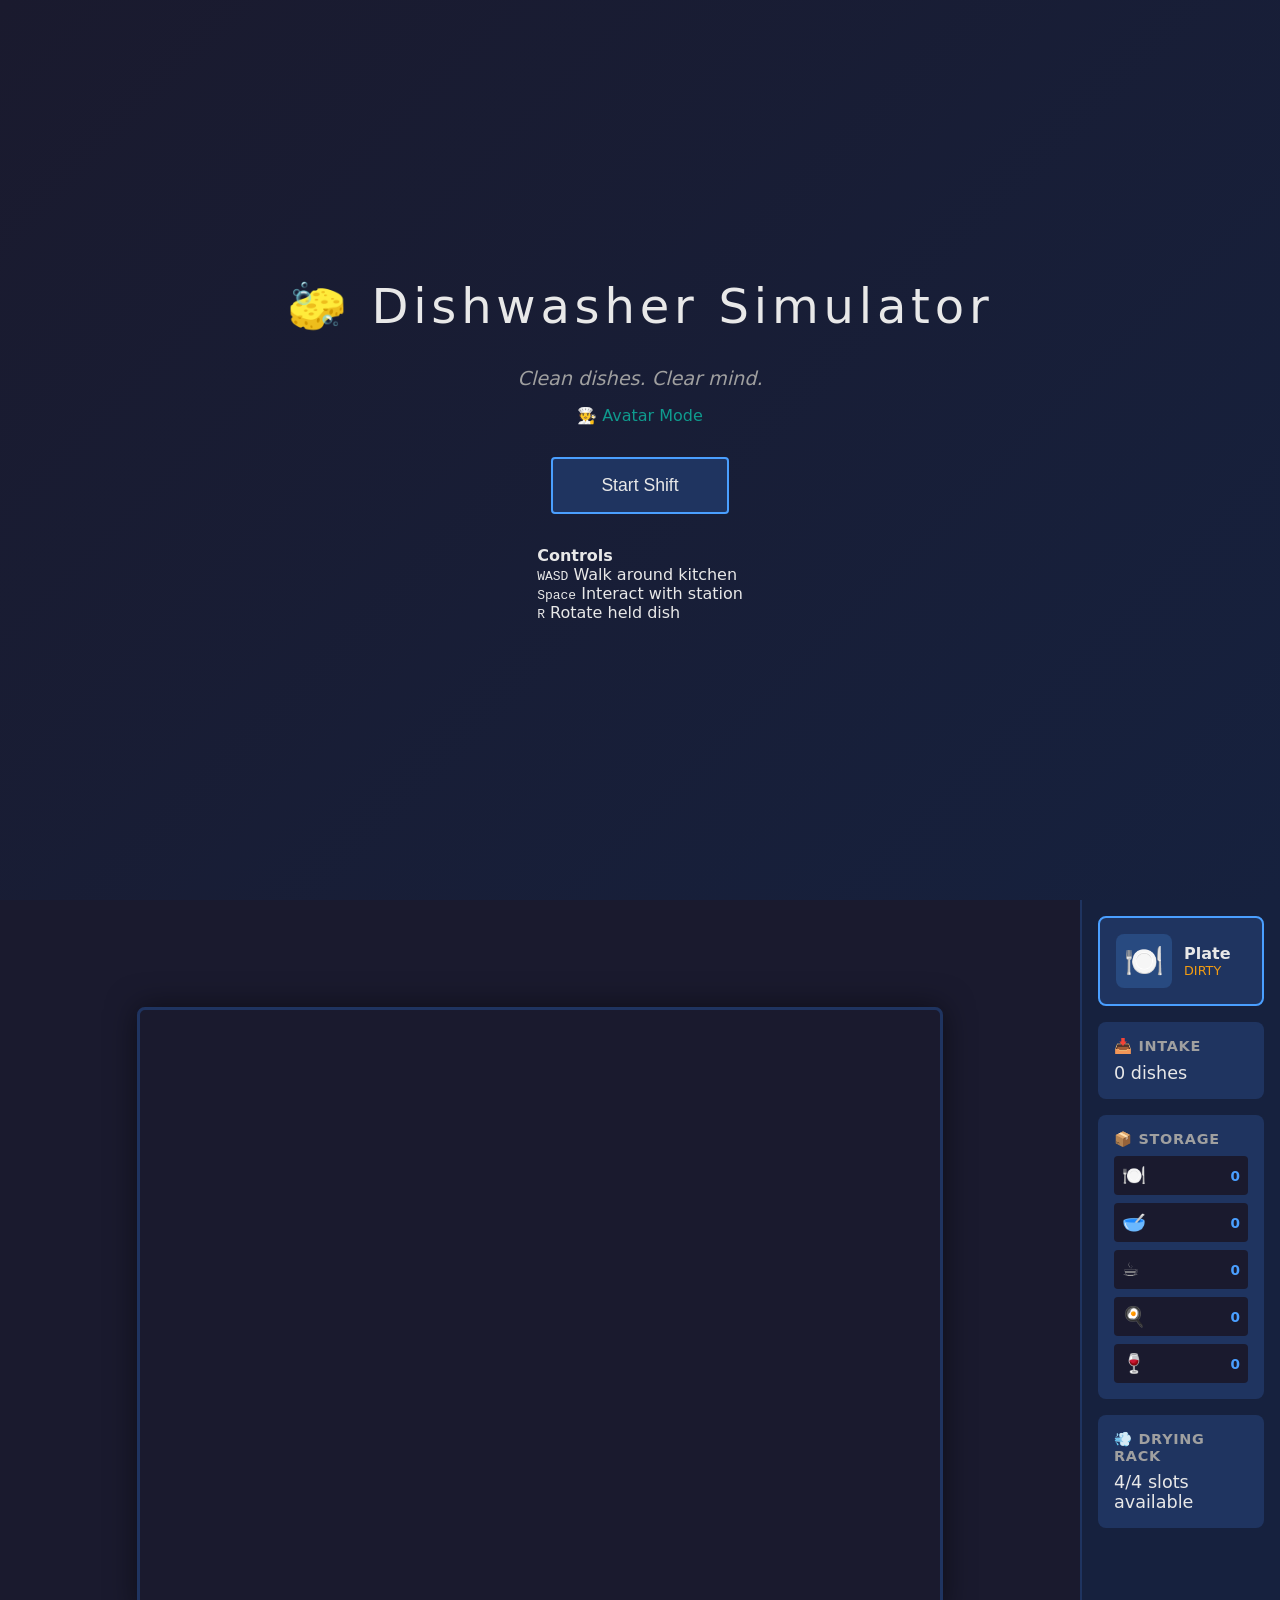
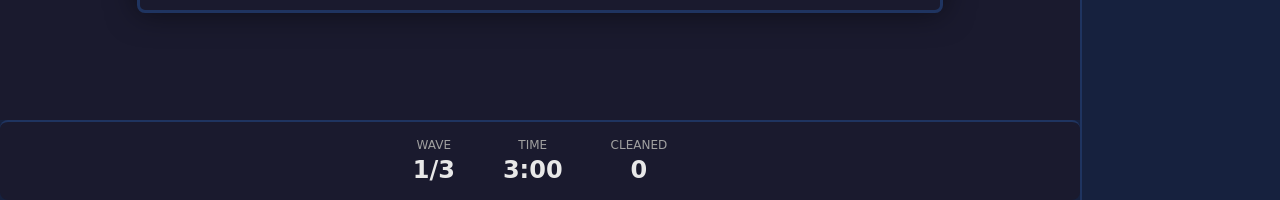
<file: index.html>
<!DOCTYPE html>
<html lang="en">
<head>
    <meta charset="UTF-8">
    <meta name="viewport" content="width=device-width, initial-scale=1.0, maximum-scale=1.0, user-scalable=no, viewport-fit=cover">
    <title>Dishwasher Simulator - Avatar Mode</title>
    <link rel="stylesheet" href="css/style.css">
    <link rel="stylesheet" href="css/avatar.css">
    <link rel="stylesheet" href="css/mobile.css">
</head>
<body>
    <div id="game-container">
        <!-- Title Screen -->
        <div id="title-screen" class="screen active">
            <h1>🧽 Dishwasher Simulator</h1>
            <p class="tagline">Clean dishes. Clear mind.</p>
            <p class="mode-tag">🧑‍🍳 Avatar Mode</p>
            <div class="menu">
                <button id="btn-start">Start Shift</button>
            </div>
            <div class="controls-hint">
                <h4>Controls</h4>
                <div class="hint-row"><kbd>WASD</kbd> Walk around kitchen</div>
                <div class="hint-row"><kbd>Space</kbd> Interact with station</div>
                <div class="hint-row"><kbd>R</kbd> Rotate held dish</div>
            </div>
        </div>

        <!-- Game Screen -->
        <div id="game-screen" class="screen">
            <!-- Kitchen Canvas (main view) -->
            <div id="kitchen-container">
                <canvas id="kitchen-canvas"></canvas>
            </div>

            <!-- Side Panel -->
            <div id="side-panel">
                <!-- Held Item Display -->
                <div id="held-item-display" class="panel-section hidden">
                    <div class="held-icon">🍽️</div>
                    <div class="held-info">
                        <span class="held-name">Plate</span>
                        <span class="held-status dirty">Dirty</span>
                    </div>
                </div>

                <!-- Station Info -->
                <div id="station-info" class="panel-section">
                    <h3>📥 Intake</h3>
                    <p id="intake-count">0 dishes</p>
                </div>

                <!-- Storage Preview -->
                <div id="storage-preview" class="panel-section">
                    <h3>📦 Storage</h3>
                    <div class="storage-shelves">
                        <div class="shelf" data-type="plate">
                            <span class="shelf-icon">🍽️</span>
                            <span class="shelf-count">0</span>
                        </div>
                        <div class="shelf" data-type="bowl">
                            <span class="shelf-icon">🥣</span>
                            <span class="shelf-count">0</span>
                        </div>
                        <div class="shelf" data-type="cup">
                            <span class="shelf-icon">☕</span>
                            <span class="shelf-count">0</span>
                        </div>
                        <div class="shelf" data-type="pan">
                            <span class="shelf-icon">🍳</span>
                            <span class="shelf-count">0</span>
                        </div>
                        <div class="shelf" data-type="glass">
                            <span class="shelf-icon">🍷</span>
                            <span class="shelf-count">0</span>
                        </div>
                    </div>
                </div>

                <!-- Drying Info -->
                <div id="drying-info" class="panel-section">
                    <h3>💨 Drying Rack</h3>
                    <p id="drying-slots">4/4 slots available</p>
                </div>
            </div>

            <!-- HUD -->
            <div id="hud">
                <div class="hud-item">
                    <span class="label">Wave</span>
                    <span id="hud-wave">1/3</span>
                </div>
                <div class="hud-item hud-time">
                    <span class="label">Time</span>
                    <span id="hud-time">3:00</span>
                </div>
                <div class="hud-item">
                    <span class="label">Cleaned</span>
                    <span id="hud-clean">0</span>
                </div>
            </div>

            <!-- Feedback Toast -->
            <div id="feedback-toast" class="feedback-toast hidden"></div>
        </div>

        <!-- Dishwasher Modal -->
        <div id="dishwasher-modal" class="modal hidden">
            <div class="modal-content dishwasher-modal-content">
                <h2>🫧 Dishwasher</h2>
                <p class="modal-subtitle">Pack dishes efficiently! Click to place/pickup.</p>
                
                <div id="modal-dishwasher-grid" class="dishwasher-grid"></div>
                
                <div class="modal-controls">
                    <button id="modal-run-cycle" disabled>Run Cycle</button>
                    <button class="modal-close">Close</button>
                </div>
            </div>
        </div>

        <!-- Results Screen -->
        <div id="results-screen" class="screen">
            <h2 id="results-title">Shift Complete!</h2>
            <div class="results">
                <div class="stat main-stat">
                    <span class="label">Dishes Cleaned</span>
                    <span id="result-cleaned">0</span>
                </div>
                <div class="stat">
                    <span class="label">Efficiency</span>
                    <span id="result-efficiency">0%</span>
                </div>
                <div class="stat rating-stat">
                    <span class="label">Rating</span>
                    <span id="result-rating">⭐⭐⭐</span>
                </div>
            </div>
            <div class="results-buttons">
                <button id="btn-retry">Try Again</button>
                <button id="btn-menu">Main Menu</button>
            </div>
        </div>
    </div>

    <script type="module" src="js/avatar-main.js"></script>
</body>
</html>
</file>
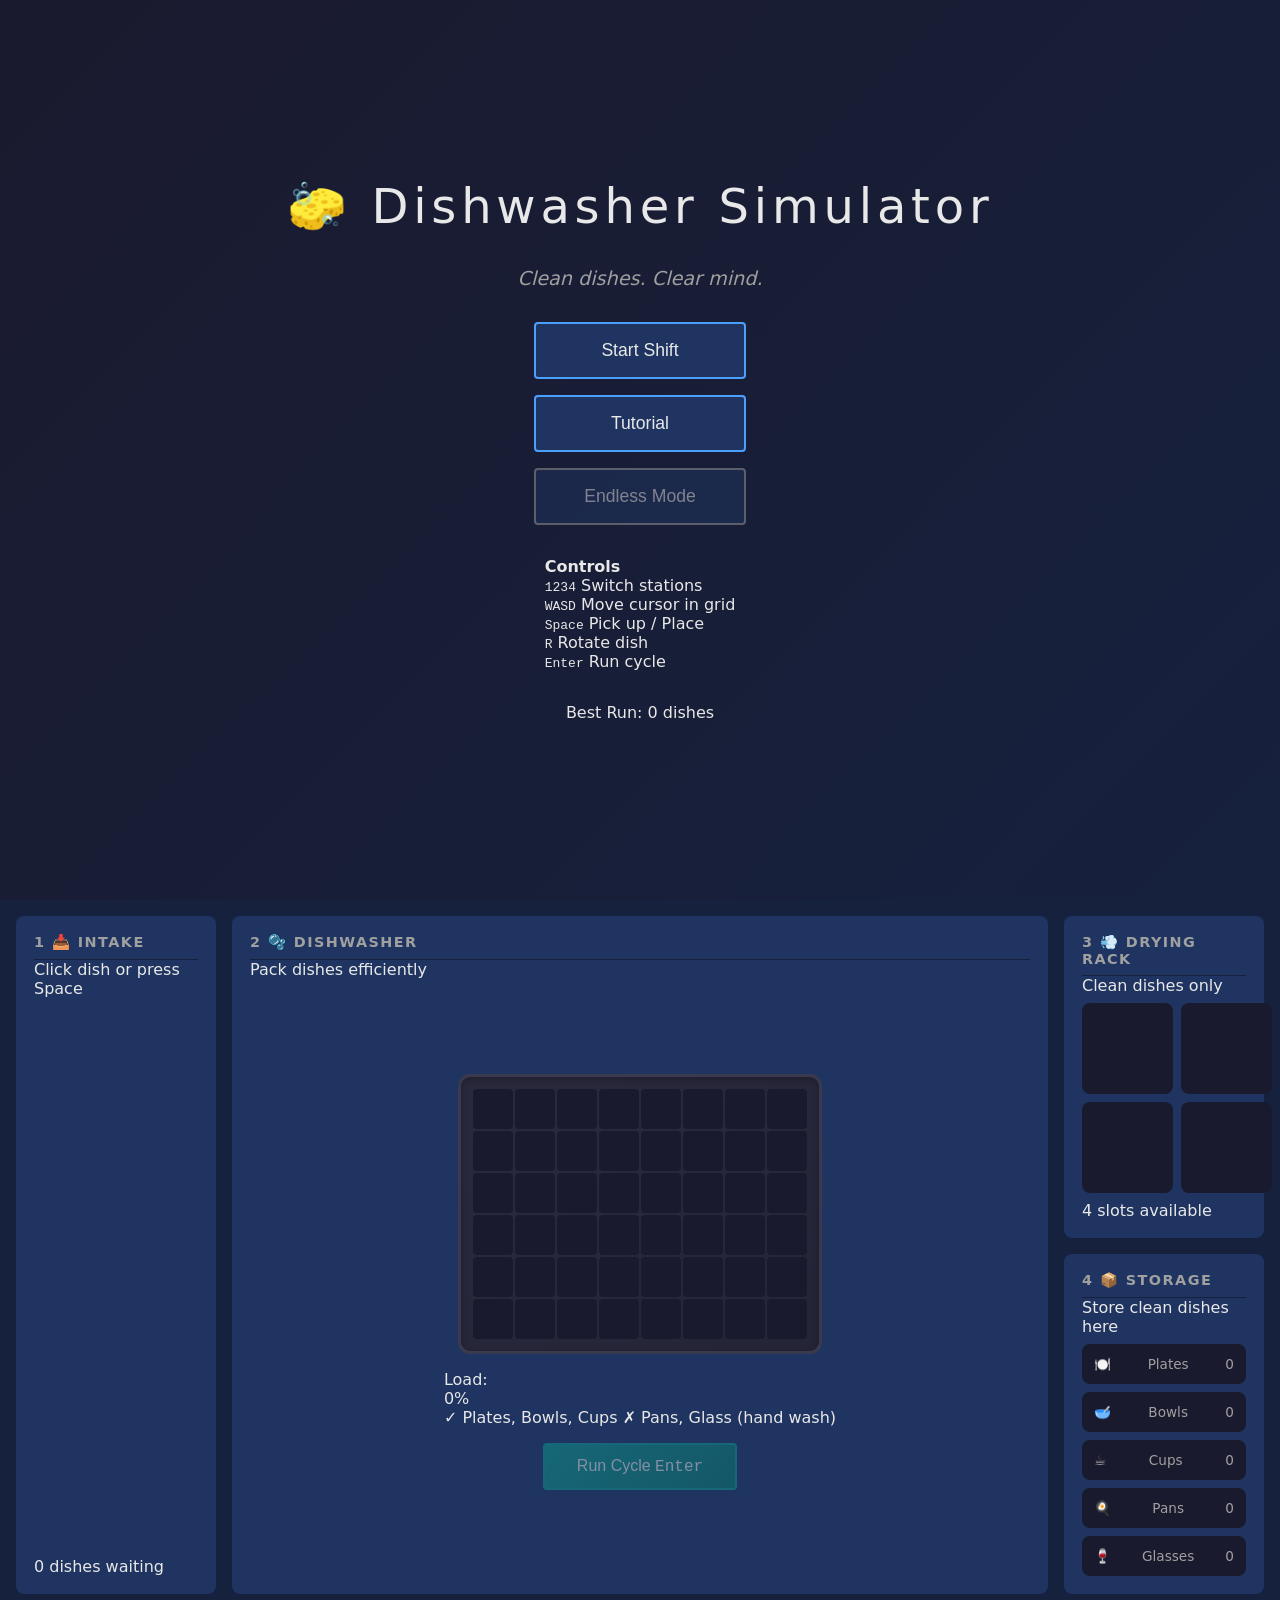
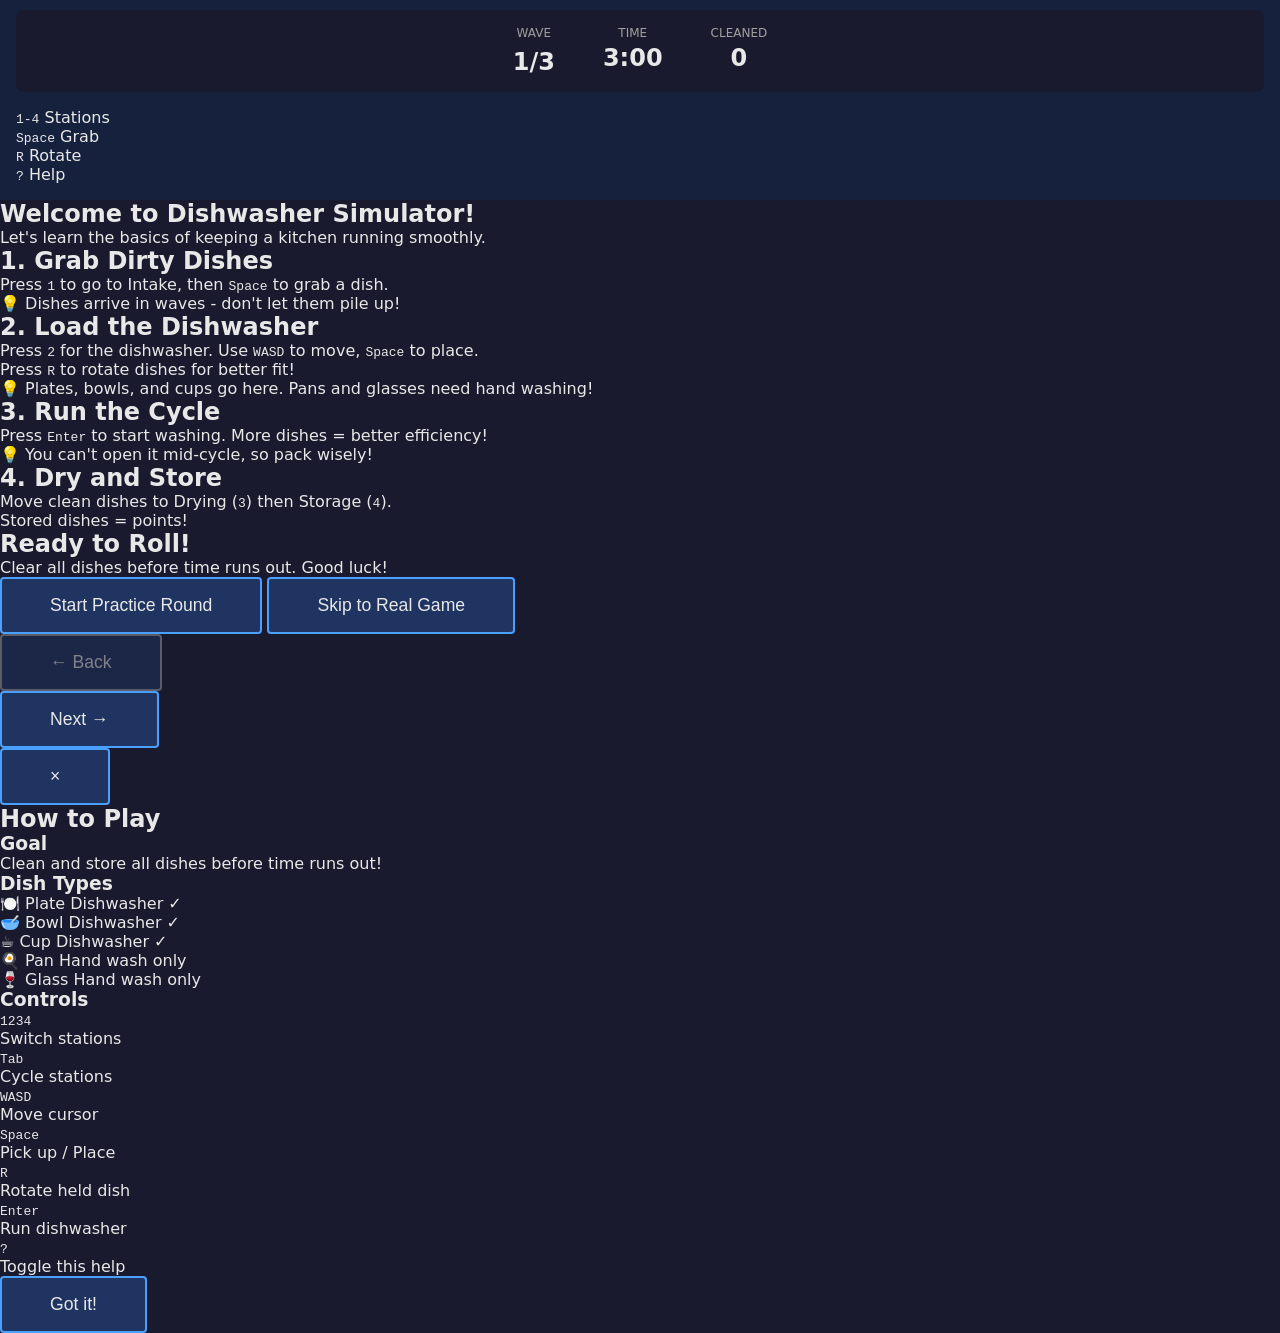
<file: index-abstract.html>
<!DOCTYPE html>
<html lang="en">
<head>
    <meta charset="UTF-8">
    <meta name="viewport" content="width=device-width, initial-scale=1.0">
    <title>Dishwasher Simulator</title>
    <link rel="stylesheet" href="css/style.css">
</head>
<body>
    <div id="game-container">
        <!-- Title Screen -->
        <div id="title-screen" class="screen active">
            <h1>🧽 Dishwasher Simulator</h1>
            <p class="tagline">Clean dishes. Clear mind.</p>
            <div class="menu">
                <button id="btn-start">Start Shift</button>
                <button id="btn-tutorial">Tutorial</button>
                <button id="btn-endless" disabled>Endless Mode</button>
            </div>
            <div class="controls-hint">
                <h4>Controls</h4>
                <div class="hint-row"><kbd>1</kbd><kbd>2</kbd><kbd>3</kbd><kbd>4</kbd> Switch stations</div>
                <div class="hint-row"><kbd>WASD</kbd> Move cursor in grid</div>
                <div class="hint-row"><kbd>Space</kbd> Pick up / Place</div>
                <div class="hint-row"><kbd>R</kbd> Rotate dish</div>
                <div class="hint-row"><kbd>Enter</kbd> Run cycle</div>
            </div>
            <div class="best-run hidden" id="best-run-display">
                <span class="label">Best Run:</span>
                <span id="best-run-score">0</span> dishes
            </div>
        </div>

        <!-- Game Screen -->
        <div id="game-screen" class="screen">
            <!-- Station: Intake -->
            <div id="station-intake" class="station" data-station="intake" data-hotkey="1">
                <div class="station-header">
                    <h3><span class="hotkey">1</span> 📥 Intake</h3>
                    <span class="station-hint">Click dish or press Space</span>
                </div>
                <div class="intake-queue"></div>
                <div class="station-info">
                    <span class="queue-count">0 dishes waiting</span>
                </div>
            </div>

            <!-- Station: Dishwasher (Tetris Grid) -->
            <div id="station-dishwasher" class="station" data-station="dishwasher" data-hotkey="2">
                <div class="station-header">
                    <h3><span class="hotkey">2</span> 🫧 Dishwasher</h3>
                    <span class="station-hint">Pack dishes efficiently</span>
                </div>
                <div class="dishwasher-container">
                    <div class="dishwasher-grid"></div>
                    <div class="dishwasher-info">
                        <div class="grid-usage">
                            <span class="label">Load:</span>
                            <div class="usage-bar">
                                <div class="usage-fill" id="grid-usage-fill"></div>
                            </div>
                            <span id="grid-usage-text">0%</span>
                        </div>
                        <div class="dish-compatibility">
                            <span class="can-wash">✓ Plates, Bowls, Cups</span>
                            <span class="cannot-wash">✗ Pans, Glass (hand wash)</span>
                        </div>
                    </div>
                    <div class="dishwasher-controls">
                        <button id="btn-run-cycle" disabled>Run Cycle <kbd>Enter</kbd></button>
                        <div class="cycle-timer hidden">
                            <div class="timer-bar"></div>
                            <span class="timer-text">Washing...</span>
                        </div>
                    </div>
                </div>
            </div>

            <!-- Station: Drying Rack -->
            <div id="station-drying" class="station" data-station="drying" data-hotkey="3">
                <div class="station-header">
                    <h3><span class="hotkey">3</span> 💨 Drying Rack</h3>
                    <span class="station-hint">Clean dishes only</span>
                </div>
                <div class="drying-slots"></div>
                <div class="station-info">
                    <span class="slots-available">4 slots available</span>
                </div>
            </div>

            <!-- Station: Storage -->
            <div id="station-storage" class="station" data-station="storage" data-hotkey="4">
                <div class="station-header">
                    <h3><span class="hotkey">4</span> 📦 Storage</h3>
                    <span class="station-hint">Store clean dishes here</span>
                </div>
                <div class="storage-shelves">
                    <div class="shelf" data-type="plate">
                        <span class="shelf-icon">🍽️</span>
                        <span class="shelf-name">Plates</span>
                        <span class="shelf-count">0</span>
                    </div>
                    <div class="shelf" data-type="bowl">
                        <span class="shelf-icon">🥣</span>
                        <span class="shelf-name">Bowls</span>
                        <span class="shelf-count">0</span>
                    </div>
                    <div class="shelf" data-type="cup">
                        <span class="shelf-icon">☕</span>
                        <span class="shelf-name">Cups</span>
                        <span class="shelf-count">0</span>
                    </div>
                    <div class="shelf" data-type="pan">
                        <span class="shelf-icon">🍳</span>
                        <span class="shelf-name">Pans</span>
                        <span class="shelf-count">0</span>
                    </div>
                    <div class="shelf" data-type="glass">
                        <span class="shelf-icon">🍷</span>
                        <span class="shelf-name">Glasses</span>
                        <span class="shelf-count">0</span>
                    </div>
                </div>
            </div>

            <!-- HUD -->
            <div id="hud">
                <div class="hud-item">
                    <span class="label">Wave</span>
                    <div class="wave-progress">
                        <div class="wave-bar" id="wave-bar"></div>
                    </div>
                    <span id="hud-wave">1/3</span>
                </div>
                <div class="hud-item hud-time">
                    <span class="label">Time</span>
                    <span id="hud-time">3:00</span>
                </div>
                <div class="hud-item">
                    <span class="label">Cleaned</span>
                    <span id="hud-clean">0</span>
                </div>
            </div>

            <!-- Keyboard Hints Overlay -->
            <div id="keyboard-hints" class="keyboard-hints">
                <div class="hint-group">
                    <kbd>1-4</kbd> Stations
                </div>
                <div class="hint-group">
                    <kbd>Space</kbd> Grab
                </div>
                <div class="hint-group">
                    <kbd>R</kbd> Rotate
                </div>
                <div class="hint-group">
                    <kbd>?</kbd> Help
                </div>
            </div>

            <!-- Held Item Display (legacy - cursor follow) -->
            <div id="held-item" class="hidden">
                <div class="held-dish"></div>
                <div class="held-info">
                    <span class="held-name"></span>
                    <span class="held-status"></span>
                </div>
            </div>
            
            <!-- Carrying Indicator (fixed position for avatar mode) -->
            <div id="carrying-indicator" class="carrying-indicator hidden">
                <span class="dish-emoji"></span>
                <div class="dish-info">
                    <span class="dish-name"></span>
                    <span class="dish-status"></span>
                </div>
            </div>

            <!-- Zone Prompt (shows when near a station) -->
            <div id="zone-prompt" class="zone-prompt hidden">
                <span class="zone-icon"></span>
                <span class="zone-text"></span>
            </div>

            <!-- Feedback Toast -->
            <div id="feedback-toast" class="feedback-toast hidden"></div>
        </div>

        <!-- Dishwasher Modal (Tetris packing popup) -->
        <div id="dishwasher-modal" class="modal dishwasher-modal hidden">
            <div class="modal-backdrop"></div>
            <div class="modal-content dishwasher-modal-content">
                <div class="modal-header">
                    <h2>🫧 Dishwasher</h2>
                    <button id="btn-modal-close" class="modal-close-btn">✕</button>
                </div>
                
                <div class="modal-body">
                    <!-- Tetris Grid -->
                    <div class="modal-grid-container">
                        <div class="modal-dishwasher-grid" id="modal-grid"></div>
                        <div class="modal-grid-info">
                            <div class="grid-usage">
                                <span class="label">Load:</span>
                                <div class="usage-bar">
                                    <div class="usage-fill" id="modal-grid-usage-fill"></div>
                                </div>
                                <span id="modal-grid-usage-text">0%</span>
                            </div>
                        </div>
                    </div>
                    
                    <!-- Held dish preview -->
                    <div class="modal-held-preview" id="modal-held-preview">
                        <div class="held-dish-display"></div>
                        <div class="held-dish-info">
                            <span class="held-name"></span>
                            <span class="held-hint">WASD to move, R to rotate, Space to place</span>
                        </div>
                    </div>
                    
                    <!-- Controls -->
                    <div class="modal-controls">
                        <button id="btn-modal-run-cycle" class="btn-run-cycle" disabled>
                            Run Cycle <kbd>Enter</kbd>
                        </button>
                        <div class="cycle-timer modal-cycle-timer hidden" id="modal-cycle-timer">
                            <div class="timer-bar" id="modal-timer-bar"></div>
                            <span class="timer-text">Washing...</span>
                        </div>
                    </div>
                    
                    <!-- Dish compatibility info -->
                    <div class="modal-dish-info">
                        <span class="can-wash">✓ Plates, Bowls, Cups</span>
                        <span class="cannot-wash">✗ Pans, Glass need hand washing</span>
                    </div>
                </div>
                
                <div class="modal-footer">
                    <span class="modal-hint">Press <kbd>Escape</kbd> to close</span>
                </div>
            </div>
        </div>

        <!-- Tutorial Overlay -->
        <div id="tutorial-overlay" class="tutorial-overlay hidden">
            <div class="tutorial-content">
                <div class="tutorial-step" data-step="1">
                    <h2>Welcome to Dishwasher Simulator!</h2>
                    <p>Let's learn the basics of keeping a kitchen running smoothly.</p>
                    <div class="tutorial-highlight" data-target="station-intake"></div>
                </div>
                <div class="tutorial-step hidden" data-step="2">
                    <h2>1. Grab Dirty Dishes</h2>
                    <p>Press <kbd>1</kbd> to go to Intake, then <kbd>Space</kbd> to grab a dish.</p>
                    <p class="tutorial-tip">💡 Dishes arrive in waves - don't let them pile up!</p>
                </div>
                <div class="tutorial-step hidden" data-step="3">
                    <h2>2. Load the Dishwasher</h2>
                    <p>Press <kbd>2</kbd> for the dishwasher. Use <kbd>WASD</kbd> to move, <kbd>Space</kbd> to place.</p>
                    <p>Press <kbd>R</kbd> to rotate dishes for better fit!</p>
                    <p class="tutorial-tip">💡 Plates, bowls, and cups go here. Pans and glasses need hand washing!</p>
                </div>
                <div class="tutorial-step hidden" data-step="4">
                    <h2>3. Run the Cycle</h2>
                    <p>Press <kbd>Enter</kbd> to start washing. More dishes = better efficiency!</p>
                    <p class="tutorial-tip">💡 You can't open it mid-cycle, so pack wisely!</p>
                </div>
                <div class="tutorial-step hidden" data-step="5">
                    <h2>4. Dry and Store</h2>
                    <p>Move clean dishes to Drying (<kbd>3</kbd>) then Storage (<kbd>4</kbd>).</p>
                    <p>Stored dishes = points!</p>
                </div>
                <div class="tutorial-step hidden" data-step="6">
                    <h2>Ready to Roll!</h2>
                    <p>Clear all dishes before time runs out. Good luck!</p>
                    <button id="btn-tutorial-start">Start Practice Round</button>
                    <button id="btn-tutorial-skip">Skip to Real Game</button>
                </div>
                <div class="tutorial-nav">
                    <button id="btn-tutorial-prev" disabled>← Back</button>
                    <div class="tutorial-dots">
                        <span class="dot active" data-step="1"></span>
                        <span class="dot" data-step="2"></span>
                        <span class="dot" data-step="3"></span>
                        <span class="dot" data-step="4"></span>
                        <span class="dot" data-step="5"></span>
                        <span class="dot" data-step="6"></span>
                    </div>
                    <button id="btn-tutorial-next">Next →</button>
                </div>
                <button id="btn-tutorial-close" class="tutorial-close">×</button>
            </div>
        </div>

        <!-- Help Modal -->
        <div id="help-modal" class="modal hidden">
            <div class="modal-content">
                <h2>How to Play</h2>
                <div class="help-section">
                    <h3>Goal</h3>
                    <p>Clean and store all dishes before time runs out!</p>
                </div>
                <div class="help-section">
                    <h3>Dish Types</h3>
                    <div class="dish-guide">
                        <div class="dish-info">
                            <span>🍽️ Plate</span>
                            <span class="tag ok">Dishwasher ✓</span>
                        </div>
                        <div class="dish-info">
                            <span>🥣 Bowl</span>
                            <span class="tag ok">Dishwasher ✓</span>
                        </div>
                        <div class="dish-info">
                            <span>☕ Cup</span>
                            <span class="tag ok">Dishwasher ✓</span>
                        </div>
                        <div class="dish-info">
                            <span>🍳 Pan</span>
                            <span class="tag warn">Hand wash only</span>
                        </div>
                        <div class="dish-info">
                            <span>🍷 Glass</span>
                            <span class="tag warn">Hand wash only</span>
                        </div>
                    </div>
                </div>
                <div class="help-section">
                    <h3>Controls</h3>
                    <div class="controls-grid">
                        <div><kbd>1</kbd><kbd>2</kbd><kbd>3</kbd><kbd>4</kbd></div><div>Switch stations</div>
                        <div><kbd>Tab</kbd></div><div>Cycle stations</div>
                        <div><kbd>WASD</kbd></div><div>Move cursor</div>
                        <div><kbd>Space</kbd></div><div>Pick up / Place</div>
                        <div><kbd>R</kbd></div><div>Rotate held dish</div>
                        <div><kbd>Enter</kbd></div><div>Run dishwasher</div>
                        <div><kbd>?</kbd></div><div>Toggle this help</div>
                    </div>
                </div>
                <button id="btn-help-close">Got it!</button>
            </div>
        </div>

        <!-- Results Screen -->
        <div id="results-screen" class="screen">
            <h2 id="results-title">Shift Complete!</h2>
            <div class="results">
                <div class="stat main-stat">
                    <span class="label">Dishes Cleaned</span>
                    <span id="result-cleaned">0</span>
                </div>
                <div class="stat-row">
                    <div class="stat">
                        <span class="label">Time Bonus</span>
                        <span id="result-time-bonus">+0</span>
                    </div>
                    <div class="stat">
                        <span class="label">Efficiency</span>
                        <span id="result-efficiency">0%</span>
                    </div>
                </div>
                <div class="stat-breakdown">
                    <h4>Breakdown</h4>
                    <div class="breakdown-row">
                        <span>🍽️ Plates</span>
                        <span id="result-plates">0</span>
                    </div>
                    <div class="breakdown-row">
                        <span>🥣 Bowls</span>
                        <span id="result-bowls">0</span>
                    </div>
                    <div class="breakdown-row">
                        <span>☕ Cups</span>
                        <span id="result-cups">0</span>
                    </div>
                    <div class="breakdown-row">
                        <span>🍳 Pans</span>
                        <span id="result-pans">0</span>
                    </div>
                    <div class="breakdown-row">
                        <span>🍷 Glasses</span>
                        <span id="result-glasses">0</span>
                    </div>
                </div>
                <div class="stat rating-stat">
                    <span class="label">Rating</span>
                    <span id="result-rating">⭐⭐⭐</span>
                </div>
                <div class="new-best hidden" id="new-best">🎉 New Best!</div>
            </div>
            <div class="results-buttons">
                <button id="btn-retry">Try Again</button>
                <button id="btn-menu">Main Menu</button>
            </div>
        </div>
    </div>

    <script type="module" src="js/main.js"></script>
</body>
</html>
</file>
<file: css/style.css>
/* Dishwasher Simulator - Polished Styles */
/* Now with JUICE! 🧃 */

:root {
    --bg-dark: #1a1a2e;
    --bg-medium: #16213e;
    --bg-light: #1f3460;
    --accent-blue: #4a9fff;
    --accent-teal: #0f9b8e;
    --accent-warm: #f39c12;
    --text-primary: #e8e8e8;
    --text-secondary: #a0a0a0;
    --success: #27ae60;
    --warning: #f39c12;
    --danger: #e74c3c;
    
    /* Dish colors */
    --dish-plate: #f5f5f5;
    --dish-bowl: #e8e8e8;
    --dish-cup: #d4edda;
    --dish-pan: #4a4a4a;
    
    /* Grid */
    --grid-cell: 40px;
    --grid-gap: 2px;
}

* {
    margin: 0;
    padding: 0;
    box-sizing: border-box;
}

body {
    font-family: 'Segoe UI', system-ui, sans-serif;
    background: var(--bg-dark);
    color: var(--text-primary);
    min-height: 100vh;
    overflow: hidden;
    cursor: default;
}

/* Screens */
.screen {
    display: none;
    width: 100vw;
    height: 100vh;
}

.screen.active {
    display: flex;
}

/* Title Screen */
#title-screen {
    flex-direction: column;
    align-items: center;
    justify-content: center;
    gap: 2rem;
    background: linear-gradient(135deg, var(--bg-dark) 0%, var(--bg-medium) 100%);
}

#title-screen h1 {
    font-size: 3rem;
    font-weight: 300;
    letter-spacing: 0.1em;
    animation: float 3s ease-in-out infinite;
}

.tagline {
    color: var(--text-secondary);
    font-style: italic;
    font-size: 1.2rem;
    animation: fade-in 1s ease 0.3s both;
}

.menu {
    display: flex;
    flex-direction: column;
    gap: 1rem;
    animation: fade-in 1s ease 0.5s both;
}

button {
    background: var(--bg-light);
    border: 2px solid var(--accent-blue);
    color: var(--text-primary);
    padding: 1rem 3rem;
    font-size: 1.1rem;
    cursor: pointer;
    transition: all 0.2s cubic-bezier(0.34, 1.56, 0.64, 1);
    border-radius: 4px;
    position: relative;
    overflow: hidden;
}

button::after {
    content: '';
    position: absolute;
    top: 50%;
    left: 50%;
    width: 0;
    height: 0;
    background: rgba(74, 159, 255, 0.2);
    border-radius: 50%;
    transform: translate(-50%, -50%);
    transition: width 0.4s, height 0.4s;
}

button:hover:not(:disabled)::after {
    width: 300px;
    height: 300px;
}

button:hover:not(:disabled) {
    background: var(--accent-blue);
    transform: scale(1.05);
    box-shadow: 0 0 20px rgba(74, 159, 255, 0.4);
}

button:active:not(:disabled) {
    transform: scale(0.98);
}

button:disabled {
    opacity: 0.5;
    cursor: not-allowed;
    border-color: var(--text-secondary);
}

.hint {
    color: var(--text-secondary);
    font-size: 0.9rem;
    margin-top: 2rem;
    animation: fade-in 1s ease 0.7s both;
}

/* Game Screen */
#game-screen {
    display: grid;
    grid-template-columns: 200px 1fr 200px;
    grid-template-rows: 1fr 1fr auto;
    gap: 1rem;
    padding: 1rem;
    background: var(--bg-medium);
}

/* Stations */
.station {
    background: var(--bg-light);
    border-radius: 8px;
    padding: 1rem;
    display: flex;
    flex-direction: column;
    gap: 0.5rem;
    transition: all 0.3s ease;
    border: 2px solid transparent;
}

.station-active {
    border-color: var(--accent-blue);
    box-shadow: 0 0 20px rgba(74, 159, 255, 0.3), inset 0 0 20px rgba(74, 159, 255, 0.1);
}

.station h3 {
    font-size: 0.9rem;
    color: var(--text-secondary);
    text-transform: uppercase;
    letter-spacing: 0.1em;
    border-bottom: 1px solid var(--bg-medium);
    padding-bottom: 0.5rem;
    transition: color 0.3s;
}

.station-active h3 {
    color: var(--accent-blue);
}

/* Intake Station */
#station-intake {
    grid-column: 1;
    grid-row: 1 / 3;
}

.intake-queue {
    display: flex;
    flex-direction: column;
    gap: 0.5rem;
    flex: 1;
    overflow-y: auto;
    padding: 0.25rem;
}

/* Dishwasher Station */
#station-dishwasher {
    grid-column: 2;
    grid-row: 1 / 3;
    display: flex;
    flex-direction: column;
}

.dishwasher-container {
    flex: 1;
    display: flex;
    flex-direction: column;
    align-items: center;
    justify-content: center;
    gap: 1rem;
}

.dishwasher-grid {
    display: grid;
    grid-template-columns: repeat(8, var(--grid-cell));
    grid-template-rows: repeat(6, var(--grid-cell));
    gap: var(--grid-gap);
    background: linear-gradient(145deg, #2a2a3e, #252538);
    padding: 0.75rem;
    border-radius: 12px;
    border: 3px solid #3a3a4e;
    box-shadow: inset 0 2px 10px rgba(0,0,0,0.3);
    transition: all 0.3s ease;
}

.dishwasher-grid.running {
    animation: dishwasher-vibrate 0.1s linear infinite;
    box-shadow: inset 0 2px 10px rgba(0,0,0,0.3), 0 0 30px rgba(15, 155, 142, 0.3);
}

.grid-cell {
    background: var(--bg-dark);
    border-radius: 4px;
    transition: all 0.15s ease;
    display: flex;
    align-items: center;
    justify-content: center;
    font-size: 1.2rem;
    cursor: pointer;
}

.grid-cell:hover {
    background: var(--bg-light);
    transform: scale(1.05);
}

.grid-cell.cursor-here {
    outline: 2px solid var(--accent-blue);
    outline-offset: -2px;
    background: rgba(74, 159, 255, 0.15);
}

.grid-cell.occupied {
    background: var(--accent-teal);
    box-shadow: 0 2px 8px rgba(15, 155, 142, 0.4);
}

.grid-cell.occupied.clean {
    background: linear-gradient(135deg, var(--accent-teal) 0%, #13c4b0 100%);
    animation: clean-glow 2s ease infinite;
}

.grid-cell.just-cleaned {
    animation: sparkle-cell 0.5s ease;
}

.grid-cell.preview {
    background: rgba(74, 159, 255, 0.2);
    border: 2px dashed var(--accent-blue);
    animation: preview-pulse 0.8s ease infinite;
}

.grid-cell.preview.valid-preview {
    background: rgba(39, 174, 96, 0.2);
    border-color: var(--success);
}

.grid-cell.preview.invalid {
    background: rgba(231, 76, 60, 0.2);
    border-color: var(--danger);
    animation: preview-shake 0.3s ease;
}

.dishwasher-controls {
    display: flex;
    flex-direction: column;
    align-items: center;
    gap: 0.5rem;
}

#btn-run-cycle {
    padding: 0.75rem 2rem;
    font-size: 1rem;
    background: linear-gradient(135deg, var(--accent-teal) 0%, #0a7a6f 100%);
    border-color: var(--accent-teal);
}

#btn-run-cycle:hover:not(:disabled) {
    background: linear-gradient(135deg, #13c4b0 0%, var(--accent-teal) 100%);
}

.cycle-timer {
    width: 200px;
    height: 10px;
    background: var(--bg-dark);
    border-radius: 5px;
    overflow: hidden;
    box-shadow: inset 0 2px 5px rgba(0,0,0,0.3);
}

.cycle-timer.hidden {
    display: none;
}

.timer-bar {
    height: 100%;
    background: linear-gradient(90deg, var(--accent-teal), #13c4b0);
    width: 0%;
    transition: width 0.1s linear;
    box-shadow: 0 0 10px var(--accent-teal);
}

/* Drying Station */
#station-drying {
    grid-column: 3;
    grid-row: 1;
}

.drying-slots {
    display: grid;
    grid-template-columns: repeat(2, 1fr);
    gap: 0.5rem;
    flex: 1;
}

.drying-slot {
    background: var(--bg-dark);
    border-radius: 8px;
    aspect-ratio: 1;
    display: flex;
    align-items: center;
    justify-content: center;
    cursor: pointer;
    transition: all 0.2s ease;
    border: 2px dashed transparent;
}

.drying-slot:hover {
    background: var(--bg-medium);
    border-color: var(--accent-blue);
}

.drying-slot.occupied {
    background: linear-gradient(135deg, var(--bg-medium) 0%, var(--bg-light) 100%);
    border: none;
}

/* Storage Station */
#station-storage {
    grid-column: 3;
    grid-row: 2;
}

.storage-shelves {
    display: flex;
    flex-direction: column;
    gap: 0.5rem;
    flex: 1;
}

.shelf {
    background: var(--bg-dark);
    padding: 0.75rem;
    border-radius: 8px;
    text-align: center;
    font-size: 0.85rem;
    color: var(--text-secondary);
    transition: all 0.2s ease;
    cursor: pointer;
    display: flex;
    align-items: center;
    justify-content: space-between;
    gap: 0.5rem;
}

.shelf:hover {
    background: var(--bg-medium);
    color: var(--text-primary);
    transform: translateX(5px);
}

.shelf .type-name {
    flex: 1;
    text-align: left;
}

.shelf .count {
    font-weight: bold;
    color: var(--accent-blue);
    background: var(--bg-light);
    padding: 0.25rem 0.5rem;
    border-radius: 4px;
    min-width: 2rem;
}

/* HUD */
#hud {
    grid-column: 1 / 4;
    grid-row: 3;
    display: flex;
    justify-content: center;
    gap: 3rem;
    padding: 1rem;
    background: var(--bg-dark);
    border-radius: 8px;
}

.hud-item {
    display: flex;
    flex-direction: column;
    align-items: center;
    gap: 0.25rem;
}

.hud-item .label {
    font-size: 0.75rem;
    color: var(--text-secondary);
    text-transform: uppercase;
}

.hud-item span:last-child {
    font-size: 1.5rem;
    font-weight: bold;
    transition: all 0.3s ease;
}

.hud-item span.urgent {
    animation: urgent-pulse 0.5s ease infinite;
}

/* Held Item */
#held-item {
    position: fixed;
    pointer-events: none;
    z-index: 100;
    transform: translate(-50%, -50%);
    transition: opacity 0.15s ease;
}

#held-item.hidden {
    opacity: 0;
    pointer-events: none;
}

.held-dish {
    font-size: 2.5rem;
    padding: 0.5rem;
    background: rgba(74, 159, 255, 0.2);
    border-radius: 8px;
    border: 2px solid var(--accent-blue);
    box-shadow: 0 5px 20px rgba(0,0,0,0.3), 0 0 20px rgba(74, 159, 255, 0.3);
    transition: transform 0.2s cubic-bezier(0.34, 1.56, 0.64, 1);
    animation: held-float 1s ease-in-out infinite;
}

/* Cursor */
#cursor {
    display: none; /* Using CSS cursor instead */
}

/* Dish Items */
.dish {
    border-radius: 8px;
    display: flex;
    align-items: center;
    justify-content: center;
    font-size: 1.5rem;
    cursor: grab;
    transition: all 0.2s cubic-bezier(0.34, 1.56, 0.64, 1);
    user-select: none;
}

.dish:hover {
    transform: scale(1.1) rotate(-3deg);
    box-shadow: 0 5px 15px rgba(0,0,0,0.3);
}

.dish:active {
    cursor: grabbing;
    transform: scale(0.95);
}

.dish.plate {
    background: linear-gradient(135deg, var(--dish-plate) 0%, #e0e0e0 100%);
    color: #333;
}

.dish.bowl {
    background: linear-gradient(135deg, var(--dish-bowl) 0%, #d5d5d5 100%);
    color: #333;
}

.dish.cup {
    background: linear-gradient(135deg, var(--dish-cup) 0%, #c3e6cb 100%);
    color: #333;
}

.dish.pan {
    background: linear-gradient(135deg, #5a5a5a 0%, var(--dish-pan) 100%);
    color: #fff;
}

.dish.glass {
    background: linear-gradient(135deg, #e8d4f0 0%, #d4b8e0 100%);
    color: #333;
}

/* In intake queue */
.intake-queue .dish {
    padding: 0.75rem;
    width: 100%;
}

.intake-queue .dish.dish-arrive {
    animation: dish-arrive 0.3s cubic-bezier(0.34, 1.56, 0.64, 1);
}

/* Results Screen */
#results-screen {
    flex-direction: column;
    align-items: center;
    justify-content: center;
    gap: 2rem;
    background: var(--bg-dark);
}

#results-screen h2 {
    font-size: 2.5rem;
    animation: pop-in 0.5s cubic-bezier(0.34, 1.56, 0.64, 1);
}

.results {
    display: flex;
    gap: 3rem;
    animation: fade-in 0.5s ease 0.2s both;
}

.stat {
    display: flex;
    flex-direction: column;
    align-items: center;
    gap: 0.5rem;
}

.stat .label {
    color: var(--text-secondary);
    font-size: 0.9rem;
}

.stat span:last-child {
    font-size: 2rem;
    font-weight: bold;
}

#result-rating {
    font-size: 2.5rem !important;
    animation: bounce 0.5s ease 0.4s both;
}

/* === ANIMATIONS === */

@keyframes float {
    0%, 100% { transform: translateY(0); }
    50% { transform: translateY(-10px); }
}

@keyframes fade-in {
    from { opacity: 0; transform: translateY(10px); }
    to { opacity: 1; transform: translateY(0); }
}

@keyframes fade-in-scale {
    from { opacity: 0; transform: scale(0.9); }
    to { opacity: 1; transform: scale(1); }
}

@keyframes pop-in {
    0% { transform: scale(0); opacity: 0; }
    70% { transform: scale(1.1); }
    100% { transform: scale(1); opacity: 1; }
}

@keyframes bounce {
    0%, 100% { transform: scale(1); }
    30% { transform: scale(1.15); }
    50% { transform: scale(0.95); }
    70% { transform: scale(1.05); }
}

@keyframes pulse {
    0%, 100% { opacity: 1; }
    50% { opacity: 0.7; }
}

@keyframes shake {
    0%, 100% { transform: translateX(0); }
    20% { transform: translateX(-8px) rotate(-2deg); }
    40% { transform: translateX(8px) rotate(2deg); }
    60% { transform: translateX(-6px) rotate(-1deg); }
    80% { transform: translateX(6px) rotate(1deg); }
}

@keyframes dishwasher-vibrate {
    0%, 100% { transform: translateX(0) translateY(0); }
    25% { transform: translateX(1px) translateY(-1px); }
    50% { transform: translateX(-1px) translateY(1px); }
    75% { transform: translateX(1px) translateY(1px); }
}

@keyframes preview-pulse {
    0%, 100% { opacity: 1; border-color: var(--accent-blue); }
    50% { opacity: 0.6; border-color: var(--success); }
}

@keyframes preview-shake {
    0%, 100% { transform: translateX(0); }
    25% { transform: translateX(-3px); }
    75% { transform: translateX(3px); }
}

@keyframes clean-glow {
    0%, 100% { box-shadow: 0 2px 8px rgba(15, 155, 142, 0.4); }
    50% { box-shadow: 0 2px 15px rgba(15, 155, 142, 0.7), 0 0 20px rgba(15, 155, 142, 0.3); }
}

@keyframes sparkle-cell {
    0% { filter: brightness(1); }
    50% { filter: brightness(1.5); }
    100% { filter: brightness(1); }
}

@keyframes dish-arrive {
    0% { transform: translateX(-100%) scale(0.5); opacity: 0; }
    100% { transform: translateX(0) scale(1); opacity: 1; }
}

@keyframes held-float {
    0%, 100% { transform: translateY(0); }
    50% { transform: translateY(-5px); }
}

@keyframes urgent-pulse {
    0%, 100% { transform: scale(1); }
    50% { transform: scale(1.1); color: var(--danger); }
}

/* Animation utility classes */
.shake-anim {
    animation: shake 0.3s ease !important;
}

.pulse-anim {
    animation: pulse 0.6s ease !important;
}

.warning {
    animation: pulse 0.5s ease infinite;
    border-color: var(--warning) !important;
}

.danger {
    animation: shake 0.3s ease infinite;
    border-color: var(--danger) !important;
    background: rgba(231, 76, 60, 0.1) !important;
}

/* Clean reveal animation */
@keyframes sparkle {
    0% { opacity: 0; transform: scale(0.8); }
    50% { opacity: 1; transform: scale(1.1); }
    100% { opacity: 0; transform: scale(1); }
}

.clean-sparkle {
    position: absolute;
    font-size: 1.5rem;
    animation: sparkle 0.6s ease forwards;
    pointer-events: none;
}

/* Particles */
.particle {
    position: fixed;
    pointer-events: none;
    z-index: 1000;
    will-change: transform, opacity;
}

/* Scrollbar styling */
::-webkit-scrollbar {
    width: 6px;
}

::-webkit-scrollbar-track {
    background: var(--bg-dark);
    border-radius: 3px;
}

::-webkit-scrollbar-thumb {
    background: var(--bg-light);
    border-radius: 3px;
}

::-webkit-scrollbar-thumb:hover {
    background: var(--accent-blue);
}

/* ============================
   ZONE PROMPT (Station Proximity)
   ============================ */

.zone-prompt {
    position: fixed;
    bottom: 120px;
    left: 50%;
    transform: translateX(-50%);
    background: rgba(26, 26, 46, 0.95);
    border: 2px solid var(--accent-blue);
    border-radius: 12px;
    padding: 1rem 2rem;
    display: flex;
    align-items: center;
    gap: 1rem;
    z-index: 50;
    animation: prompt-appear 0.3s cubic-bezier(0.34, 1.56, 0.64, 1);
    box-shadow: 0 10px 40px rgba(0, 0, 0, 0.5), 0 0 20px rgba(74, 159, 255, 0.3);
    backdrop-filter: blur(10px);
}

.zone-prompt.hidden {
    display: none;
}

.zone-prompt .zone-icon {
    font-size: 2rem;
}

.zone-prompt .zone-text {
    font-size: 1.1rem;
    color: var(--text-primary);
}

.zone-prompt kbd {
    background: var(--accent-blue);
    color: white;
    padding: 0.25rem 0.5rem;
    border-radius: 4px;
    font-family: inherit;
    font-weight: bold;
    margin: 0 0.25rem;
}

@keyframes prompt-appear {
    from {
        opacity: 0;
        transform: translateX(-50%) translateY(20px) scale(0.9);
    }
    to {
        opacity: 1;
        transform: translateX(-50%) translateY(0) scale(1);
    }
}

/* ============================
   DISHWASHER MODAL (Tetris Popup)
   ============================ */

.dishwasher-modal {
    position: fixed;
    top: 0;
    left: 0;
    width: 100%;
    height: 100%;
    z-index: 1000;
    display: flex;
    align-items: center;
    justify-content: center;
}

.dishwasher-modal.hidden {
    display: none;
}

.modal-backdrop {
    position: absolute;
    top: 0;
    left: 0;
    width: 100%;
    height: 100%;
    background: rgba(0, 0, 0, 0.7);
    backdrop-filter: blur(5px);
}

.dishwasher-modal-content {
    position: relative;
    background: linear-gradient(145deg, var(--bg-medium) 0%, var(--bg-dark) 100%);
    border: 3px solid var(--accent-teal);
    border-radius: 16px;
    padding: 0;
    max-width: 500px;
    width: 90%;
    animation: modal-appear 0.3s cubic-bezier(0.34, 1.56, 0.64, 1);
    box-shadow: 0 20px 60px rgba(0, 0, 0, 0.5), 0 0 40px rgba(15, 155, 142, 0.2);
}

.modal-header {
    display: flex;
    justify-content: space-between;
    align-items: center;
    padding: 1rem 1.5rem;
    border-bottom: 1px solid var(--bg-light);
}

.modal-header h2 {
    margin: 0;
    font-size: 1.5rem;
    color: var(--text-primary);
}

.modal-close-btn {
    background: transparent;
    border: 2px solid var(--text-secondary);
    color: var(--text-secondary);
    width: 32px;
    height: 32px;
    border-radius: 50%;
    cursor: pointer;
    font-size: 1rem;
    padding: 0;
    display: flex;
    align-items: center;
    justify-content: center;
    transition: all 0.2s ease;
}

.modal-close-btn:hover {
    background: var(--danger);
    border-color: var(--danger);
    color: white;
    transform: rotate(90deg);
}

.modal-body {
    padding: 1.5rem;
    display: flex;
    flex-direction: column;
    gap: 1rem;
}

.modal-grid-container {
    display: flex;
    flex-direction: column;
    align-items: center;
    gap: 0.75rem;
}

.modal-dishwasher-grid {
    display: grid;
    grid-template-columns: repeat(8, var(--grid-cell));
    grid-template-rows: repeat(6, var(--grid-cell));
    gap: var(--grid-gap);
    background: linear-gradient(145deg, #2a2a3e, #252538);
    padding: 0.75rem;
    border-radius: 12px;
    border: 3px solid #3a3a4e;
    box-shadow: inset 0 2px 10px rgba(0, 0, 0, 0.3);
}

.modal-dishwasher-grid.running {
    animation: dishwasher-vibrate 0.1s linear infinite;
    border-color: var(--accent-teal);
}

.modal-dishwasher-grid .grid-cell {
    background: var(--bg-dark);
    border-radius: 4px;
    transition: all 0.15s ease;
    display: flex;
    align-items: center;
    justify-content: center;
    font-size: 1.2rem;
    cursor: pointer;
}

.modal-dishwasher-grid .grid-cell:hover {
    background: var(--bg-light);
}

.modal-dishwasher-grid .grid-cell.cursor {
    outline: 2px solid var(--accent-blue);
    outline-offset: -2px;
    background: rgba(74, 159, 255, 0.15);
}

.modal-dishwasher-grid .grid-cell.occupied {
    background: var(--accent-teal);
    box-shadow: 0 2px 8px rgba(15, 155, 142, 0.4);
}

.modal-dishwasher-grid .grid-cell.occupied.clean {
    background: linear-gradient(135deg, var(--accent-teal) 0%, #13c4b0 100%);
}

.modal-dishwasher-grid .grid-cell.preview {
    background: rgba(74, 159, 255, 0.2);
    border: 2px dashed var(--accent-blue);
    animation: preview-pulse 0.8s ease infinite;
}

.modal-dishwasher-grid .grid-cell.preview.valid {
    background: rgba(39, 174, 96, 0.2);
    border-color: var(--success);
}

.modal-dishwasher-grid .grid-cell.preview.invalid {
    background: rgba(231, 76, 60, 0.2);
    border-color: var(--danger);
}

.modal-grid-info {
    width: 100%;
    max-width: 350px;
}

.modal-grid-info .grid-usage {
    display: flex;
    align-items: center;
    gap: 0.5rem;
    font-size: 0.9rem;
}

.modal-grid-info .usage-bar {
    flex: 1;
    height: 8px;
    background: var(--bg-dark);
    border-radius: 4px;
    overflow: hidden;
}

.modal-grid-info .usage-fill {
    height: 100%;
    background: linear-gradient(90deg, var(--accent-teal), #13c4b0);
    transition: width 0.2s ease;
}

/* Held dish preview in modal */
.modal-held-preview {
    display: flex;
    align-items: center;
    gap: 1rem;
    padding: 0.75rem 1rem;
    background: var(--bg-light);
    border-radius: 8px;
    border-left: 4px solid var(--accent-blue);
}

.modal-held-preview.hidden {
    display: none;
}

.modal-held-preview .held-dish-display {
    font-size: 2rem;
    background: rgba(74, 159, 255, 0.15);
    padding: 0.5rem;
    border-radius: 8px;
}

.modal-held-preview .held-dish-info {
    display: flex;
    flex-direction: column;
    gap: 0.25rem;
}

.modal-held-preview .held-name {
    font-weight: bold;
    color: var(--text-primary);
}

.modal-held-preview .held-hint {
    font-size: 0.85rem;
    color: var(--text-secondary);
}

/* Modal controls */
.modal-controls {
    display: flex;
    flex-direction: column;
    align-items: center;
    gap: 0.75rem;
}

.modal-controls .btn-run-cycle {
    padding: 0.75rem 2rem;
    font-size: 1rem;
    background: linear-gradient(135deg, var(--accent-teal) 0%, #0a7a6f 100%);
    border: 2px solid var(--accent-teal);
    color: white;
    border-radius: 8px;
    cursor: pointer;
    transition: all 0.2s ease;
}

.modal-controls .btn-run-cycle:hover:not(:disabled) {
    background: linear-gradient(135deg, #13c4b0 0%, var(--accent-teal) 100%);
    transform: scale(1.05);
    box-shadow: 0 5px 20px rgba(15, 155, 142, 0.4);
}

.modal-controls .btn-run-cycle:disabled {
    opacity: 0.5;
    cursor: not-allowed;
}

.modal-cycle-timer {
    width: 200px;
    height: 10px;
    background: var(--bg-dark);
    border-radius: 5px;
    overflow: hidden;
}

.modal-cycle-timer.hidden {
    display: none;
}

.modal-cycle-timer .timer-bar {
    height: 100%;
    background: linear-gradient(90deg, var(--accent-teal), #13c4b0);
    width: 0%;
    transition: width 0.1s linear;
}

/* Dish compatibility info */
.modal-dish-info {
    display: flex;
    justify-content: center;
    gap: 1.5rem;
    font-size: 0.85rem;
    color: var(--text-secondary);
    padding-top: 0.5rem;
    border-top: 1px solid var(--bg-light);
}

.modal-dish-info .can-wash {
    color: var(--success);
}

.modal-dish-info .cannot-wash {
    color: var(--warning);
}

.modal-footer {
    padding: 0.75rem 1.5rem;
    border-top: 1px solid var(--bg-light);
    text-align: center;
}

.modal-footer .modal-hint {
    font-size: 0.85rem;
    color: var(--text-secondary);
}

.modal-footer kbd {
    background: var(--bg-light);
    padding: 0.2rem 0.5rem;
    border-radius: 4px;
    font-size: 0.8rem;
}

@keyframes modal-appear {
    from {
        opacity: 0;
        transform: scale(0.9) translateY(20px);
    }
    to {
        opacity: 1;
        transform: scale(1) translateY(0);
    }
}

/* Modal close animation */
.dishwasher-modal.closing .dishwasher-modal-content {
    animation: modal-disappear 0.2s ease forwards;
}

@keyframes modal-disappear {
    to {
        opacity: 0;
        transform: scale(0.95) translateY(10px);
    }
}

/* ============================
   CARRYING INDICATOR
   ============================ */

.carrying-indicator {
    position: fixed;
    top: 20px;
    right: 20px;
    background: rgba(26, 26, 46, 0.95);
    border: 2px solid var(--accent-warm);
    border-radius: 12px;
    padding: 0.75rem 1rem;
    display: flex;
    align-items: center;
    gap: 0.75rem;
    z-index: 50;
    animation: slide-in-right 0.3s ease;
}

.carrying-indicator.hidden {
    display: none;
}

.carrying-indicator .dish-emoji {
    font-size: 1.5rem;
}

.carrying-indicator .dish-info {
    display: flex;
    flex-direction: column;
}

.carrying-indicator .dish-name {
    font-weight: bold;
    color: var(--text-primary);
}

.carrying-indicator .dish-status {
    font-size: 0.8rem;
    color: var(--text-secondary);
}

.carrying-indicator .dish-status.dirty {
    color: var(--warning);
}

.carrying-indicator .dish-status.clean {
    color: var(--success);
}

@keyframes slide-in-right {
    from {
        opacity: 0;
        transform: translateX(100px);
    }
    to {
        opacity: 1;
        transform: translateX(0);
    }
}
</file>
<file: css/avatar.css>
/* Avatar Mode - Additional Styles */

/* Game screen layout */
#game-screen {
    display: grid;
    grid-template-columns: 1fr 200px;
    grid-template-rows: 1fr auto;
    gap: 0;
    padding: 0;
}

/* Kitchen canvas container */
#kitchen-container {
    grid-column: 1;
    grid-row: 1;
    display: flex;
    align-items: center;
    justify-content: center;
    background: var(--bg-dark);
    position: relative;
    overflow: hidden;
}

#kitchen-canvas {
    border: 3px solid var(--bg-light);
    border-radius: 8px;
    box-shadow: 0 0 30px rgba(0, 0, 0, 0.5);
}

/* Side panel */
#side-panel {
    grid-column: 2;
    grid-row: 1 / 3;
    background: var(--bg-medium);
    padding: 1rem;
    display: flex;
    flex-direction: column;
    gap: 1rem;
    border-left: 2px solid var(--bg-light);
    overflow-y: auto;
}

.panel-section {
    background: var(--bg-light);
    padding: 1rem;
    border-radius: 8px;
}

.panel-section h3 {
    font-size: 0.9rem;
    color: var(--text-secondary);
    margin-bottom: 0.5rem;
    text-transform: uppercase;
    letter-spacing: 0.05em;
}

.panel-section p {
    color: var(--text-primary);
    font-size: 1.1rem;
}

/* Held item display */
#held-item-display {
    display: flex;
    align-items: center;
    gap: 0.75rem;
    border: 2px solid var(--accent-blue);
    animation: glow-pulse 2s ease infinite;
}

@keyframes glow-pulse {
    0%, 100% { box-shadow: 0 0 10px rgba(74, 159, 255, 0.3); }
    50% { box-shadow: 0 0 20px rgba(74, 159, 255, 0.6); }
}

.held-icon {
    font-size: 2rem;
    background: rgba(74, 159, 255, 0.2);
    padding: 0.5rem;
    border-radius: 8px;
}

.held-info {
    display: flex;
    flex-direction: column;
}

.held-name {
    font-weight: bold;
    color: var(--text-primary);
}

.held-status {
    font-size: 0.8rem;
    text-transform: uppercase;
}

.held-status.dirty {
    color: var(--warning);
}

.held-status.clean {
    color: var(--success);
}

/* Storage shelves compact */
#storage-preview .storage-shelves {
    display: flex;
    flex-wrap: wrap;
    gap: 0.5rem;
}

#storage-preview .shelf {
    display: flex;
    align-items: center;
    gap: 0.25rem;
    background: var(--bg-dark);
    padding: 0.5rem;
    border-radius: 4px;
    min-width: 60px;
}

#storage-preview .shelf-icon {
    font-size: 1.2rem;
}

#storage-preview .shelf-count {
    font-weight: bold;
    color: var(--accent-blue);
}

/* HUD for avatar mode */
#game-screen #hud {
    grid-column: 1;
    grid-row: 2;
    display: flex;
    justify-content: center;
    gap: 3rem;
    padding: 1rem;
    background: var(--bg-dark);
    border-top: 2px solid var(--bg-light);
}

/* Mode tag on title */
.mode-tag {
    color: var(--accent-teal);
    font-size: 1rem;
    margin-top: -1rem;
    animation: fade-in 1s ease 0.4s both;
}

/* Modal styles */
.modal {
    position: fixed;
    top: 0;
    left: 0;
    width: 100vw;
    height: 100vh;
    background: rgba(0, 0, 0, 0.8);
    display: flex;
    align-items: center;
    justify-content: center;
    z-index: 1000;
}

.modal.hidden {
    display: none;
}

.modal-content {
    background: var(--bg-medium);
    padding: 2rem;
    border-radius: 12px;
    border: 2px solid var(--accent-blue);
    max-width: 90vw;
    max-height: 90vh;
    overflow: auto;
}

.modal h2 {
    text-align: center;
    margin-bottom: 0.5rem;
}

.modal-subtitle {
    text-align: center;
    color: var(--text-secondary);
    margin-bottom: 1.5rem;
}

/* Dishwasher modal grid */
.dishwasher-modal-content .dishwasher-grid {
    display: grid;
    grid-template-columns: repeat(8, var(--grid-cell));
    grid-template-rows: repeat(6, var(--grid-cell));
    gap: var(--grid-gap);
    background: linear-gradient(145deg, #2a2a3e, #252538);
    padding: 1rem;
    border-radius: 12px;
    margin: 0 auto 1.5rem;
}

.modal-controls {
    display: flex;
    justify-content: center;
    gap: 1rem;
}

.modal-controls button {
    padding: 0.75rem 1.5rem;
}

#modal-run-cycle {
    background: linear-gradient(135deg, var(--accent-teal) 0%, #0a7a6f 100%);
    border-color: var(--accent-teal);
}

#modal-run-cycle:hover:not(:disabled) {
    background: linear-gradient(135deg, #13c4b0 0%, var(--accent-teal) 100%);
}

.modal-close {
    background: var(--bg-light);
    border-color: var(--text-secondary);
}

/* Feedback toast positioning */
#game-screen .feedback-toast {
    position: fixed;
    bottom: 80px;
    left: 50%;
    transform: translateX(-50%);
    background: var(--bg-dark);
    padding: 0.75rem 1.5rem;
    border-radius: 8px;
    border: 2px solid var(--accent-blue);
    z-index: 500;
    transition: opacity 0.3s, transform 0.3s;
}

.feedback-toast.hidden {
    opacity: 0;
    transform: translateX(-50%) translateY(20px);
    pointer-events: none;
}

.feedback-toast.success {
    border-color: var(--success);
    color: var(--success);
}

.feedback-toast.warning {
    border-color: var(--warning);
    color: var(--warning);
}

.feedback-toast.error {
    border-color: var(--danger);
    color: var(--danger);
}

.feedback-toast.info {
    border-color: var(--accent-blue);
    color: var(--accent-blue);
}

/* NPC Progress Bars - Canvas-rendered but HUD elements styled here */
.npc-progress-bar {
    position: absolute;
    width: 30px;
    height: 6px;
    background: rgba(0, 0, 0, 0.6);
    border: 1px solid #fff;
    border-radius: 3px;
    overflow: hidden;
}

.npc-progress-bar .fill {
    height: 100%;
    background: linear-gradient(90deg, #2ecc71, #27ae60);
    transition: width 0.1s linear;
}

/* Restaurant HUD Panel */
.restaurant-hud {
    position: absolute;
    top: 10px;
    right: 10px;
    background: rgba(0, 0, 0, 0.7);
    border: 2px solid #8e44ad;
    border-radius: 8px;
    padding: 8px 12px;
    color: #fff;
    font-family: monospace;
    font-size: 12px;
}

.restaurant-hud h4 {
    color: #8e44ad;
    font-size: 10px;
    text-transform: uppercase;
    margin: 0 0 6px 0;
    text-align: center;
}

.restaurant-hud .stat {
    display: flex;
    align-items: center;
    gap: 6px;
    margin: 4px 0;
}

.restaurant-hud .stat-icon {
    font-size: 14px;
}

.restaurant-hud .stat-value {
    font-weight: bold;
}

.restaurant-hud .stat-value.warning {
    color: #f39c12;
}

.restaurant-hud .stat-value.danger {
    color: #e74c3c;
}

/* Overflow Zone Warning */
.overflow-warning {
    position: absolute;
    left: 10px;
    top: 60px;
    background: rgba(192, 57, 43, 0.9);
    border: 2px solid #e74c3c;
    border-radius: 8px;
    padding: 8px 12px;
    color: #fff;
    font-family: monospace;
    font-size: 12px;
    animation: pulse-warning 1s ease-in-out infinite;
}

@keyframes pulse-warning {
    0%, 100% { 
        box-shadow: 0 0 5px rgba(231, 76, 60, 0.5);
    }
    50% { 
        box-shadow: 0 0 15px rgba(231, 76, 60, 0.8);
    }
}

.overflow-warning .title {
    font-weight: bold;
    margin-bottom: 4px;
}

/* Responsive */
@media (max-width: 900px) {
    #game-screen {
        grid-template-columns: 1fr;
        grid-template-rows: auto 1fr auto;
    }
    
    #side-panel {
        grid-column: 1;
        grid-row: 1;
        flex-direction: row;
        border-left: none;
        border-bottom: 2px solid var(--bg-light);
        overflow-x: auto;
        padding: 0.5rem;
        gap: 0.5rem;
    }
    
    .panel-section {
        padding: 0.5rem 0.75rem;
        min-width: max-content;
    }
    
    #kitchen-container {
        grid-row: 2;
    }
    
    #game-screen #hud {
        grid-row: 3;
    }
    
    /* Canvas scaling for mobile */
    #kitchen-canvas {
        max-width: 100%;
        max-height: 100%;
        object-fit: contain;
    }
}
</file>
<file: css/mobile.css>
/* Dishwasher Simulator - Mobile/Touch Styles */
/* COMPLETE MOBILE UX OVERHAUL */

/* ============================
   TOUCH CONTROLS OVERLAY
   ============================ */

.touch-controls {
    position: fixed;
    bottom: 0;
    left: 0;
    right: 0;
    height: auto;
    display: flex;
    justify-content: space-between;
    align-items: flex-end;
    padding: 16px;
    pointer-events: none;
    z-index: 1000;
    /* Removed gradient - cleaner look */
}

.touch-controls.hidden {
    display: none !important;
}

.touch-controls > * {
    pointer-events: auto;
}

/* ============================
   D-PAD - BIGGER & BETTER
   ============================ */

.touch-dpad {
    display: grid;
    grid-template-columns: 70px 70px 70px;
    grid-template-rows: 70px 70px 70px;
    gap: 6px;
    user-select: none;
    -webkit-user-select: none;
    touch-action: none;
    opacity: 0.9;
}

.dpad-btn {
    background: rgba(74, 159, 255, 0.4);
    border: 3px solid rgba(74, 159, 255, 0.7);
    border-radius: 16px;
    color: white;
    font-size: 28px;
    display: flex;
    align-items: center;
    justify-content: center;
    cursor: pointer;
    transition: all 0.08s ease;
    -webkit-tap-highlight-color: transparent;
    user-select: none;
    touch-action: none;
    /* Better touch feedback */
    box-shadow: 0 4px 8px rgba(0,0,0,0.3);
}

.dpad-btn:active,
.dpad-btn.pressed {
    background: rgba(74, 159, 255, 0.85);
    border-color: var(--accent-blue);
    transform: scale(0.92);
    box-shadow: 0 0 20px rgba(74, 159, 255, 0.6), inset 0 2px 10px rgba(255,255,255,0.2);
}

.dpad-arrow {
    filter: drop-shadow(0 2px 3px rgba(0,0,0,0.5));
}

/* D-Pad layout */
.dpad-up {
    grid-column: 2;
    grid-row: 1;
    border-radius: 16px 16px 6px 6px;
}

.dpad-down {
    grid-column: 2;
    grid-row: 3;
    border-radius: 6px 6px 16px 16px;
}

.dpad-left {
    grid-column: 1;
    grid-row: 2;
    border-radius: 16px 6px 6px 16px;
}

.dpad-right {
    grid-column: 3;
    grid-row: 2;
    border-radius: 6px 16px 16px 6px;
}

.dpad-center {
    grid-column: 2;
    grid-row: 2;
    background: rgba(74, 159, 255, 0.15);
    border-radius: 50%;
    border: 2px solid rgba(74, 159, 255, 0.3);
}

/* ============================
   ACTION BUTTONS - BIGGER
   ============================ */

.touch-actions {
    display: flex;
    flex-direction: column;
    gap: 14px;
    align-items: flex-end;
}

.action-btn {
    display: flex;
    flex-direction: column;
    align-items: center;
    justify-content: center;
    border-radius: 50%;
    cursor: pointer;
    transition: all 0.08s ease;
    -webkit-tap-highlight-color: transparent;
    user-select: none;
    touch-action: none;
    padding: 0;
    box-shadow: 0 4px 8px rgba(0,0,0,0.3);
}

.action-interact {
    width: 90px;
    height: 90px;
    background: rgba(15, 155, 142, 0.5);
    border: 3px solid rgba(15, 155, 142, 0.8);
}

.action-interact:active,
.action-interact.pressed {
    background: rgba(15, 155, 142, 0.9);
    border-color: var(--accent-teal);
    transform: scale(0.92);
    box-shadow: 0 0 25px rgba(15, 155, 142, 0.7), inset 0 2px 10px rgba(255,255,255,0.2);
}

.action-rotate {
    width: 64px;
    height: 64px;
    background: rgba(243, 156, 18, 0.4);
    border: 3px solid rgba(243, 156, 18, 0.7);
}

.action-rotate:active,
.action-rotate.pressed {
    background: rgba(243, 156, 18, 0.85);
    border-color: var(--accent-warm);
    transform: scale(0.92);
    box-shadow: 0 0 20px rgba(243, 156, 18, 0.6), inset 0 2px 10px rgba(255,255,255,0.2);
}

.action-icon {
    font-size: 32px;
    filter: drop-shadow(0 2px 3px rgba(0,0,0,0.5));
}

.action-rotate .action-icon {
    font-size: 26px;
}

.action-label {
    font-size: 11px;
    font-weight: bold;
    text-transform: uppercase;
    letter-spacing: 0.5px;
    margin-top: 2px;
    color: rgba(255,255,255,0.9);
    text-shadow: 0 1px 2px rgba(0,0,0,0.5);
}

/* ============================
   MOBILE LAYOUT - KITCHEN FIRST
   ============================ */

/* Touch mode - maximize kitchen view */
body.touch-mode {
    overflow: hidden;
    position: fixed;
    width: 100%;
    height: 100%;
    touch-action: none;
}

body.touch-mode #game-container {
    height: 100%;
    overflow: hidden;
}

body.touch-mode #game-screen {
    display: flex !important;
    flex-direction: column;
    height: 100vh;
    height: 100dvh; /* Dynamic viewport for mobile browsers */
    padding: 0;
    gap: 0;
}

/* Side panel - minimal on mobile */
body.touch-mode #side-panel {
    order: 1;
    flex: 0 0 auto;
    max-height: 60px;
    display: flex;
    flex-direction: row;
    overflow-x: auto;
    overflow-y: hidden;
    padding: 6px 10px;
    gap: 8px;
    background: var(--bg-dark);
    border-bottom: 1px solid var(--bg-light);
}

body.touch-mode .panel-section {
    flex: 0 0 auto;
    padding: 4px 10px;
    min-width: auto;
    background: var(--bg-light);
    border-radius: 6px;
}

body.touch-mode .panel-section h3 {
    font-size: 0.7rem;
    margin-bottom: 2px;
}

body.touch-mode .panel-section p {
    font-size: 0.85rem;
}

/* Hide less important sections on mobile */
body.touch-mode #drying-info {
    display: none;
}

/* Storage preview - compact */
body.touch-mode #storage-preview .storage-shelves {
    display: flex;
    gap: 4px;
}

body.touch-mode #storage-preview .shelf {
    padding: 2px 6px;
    font-size: 0.8rem;
}

/* Kitchen container - TAKES THE REST */
body.touch-mode #kitchen-container {
    order: 2;
    flex: 1 1 auto;
    min-height: 0;
    display: flex;
    align-items: center;
    justify-content: center;
    padding: 8px;
    padding-bottom: calc(env(safe-area-inset-bottom, 0px) + 180px); /* Room for touch controls */
}

body.touch-mode #kitchen-canvas {
    max-width: 100%;
    max-height: 100%;
    width: auto;
    height: auto;
    object-fit: contain;
}

/* HUD - Minimal */
body.touch-mode #hud {
    order: 3;
    position: fixed;
    bottom: 190px; /* Above touch controls */
    left: 50%;
    transform: translateX(-50%);
    display: flex;
    gap: 1.5rem;
    padding: 6px 16px;
    background: rgba(26, 26, 46, 0.95);
    border-radius: 20px;
    border: 1px solid var(--bg-light);
    z-index: 500;
}

body.touch-mode .hud-item {
    gap: 2px;
}

body.touch-mode .hud-item .label {
    font-size: 0.65rem;
}

body.touch-mode .hud-item span:last-child {
    font-size: 1.1rem;
}

/* Hide time if space is tight */
body.touch-mode .hud-time {
    display: flex;
}

/* Hide keyboard hints on touch devices */
body.touch-mode .controls-hint {
    display: none;
}

/* ============================
   MODALS - FULL SCREEN MOBILE
   ============================ */

body.touch-mode .modal-content {
    width: 100vw;
    max-width: 100vw;
    height: 100vh;
    height: 100dvh;
    max-height: 100vh;
    border-radius: 0;
    padding: 12px;
    display: flex;
    flex-direction: column;
}

body.touch-mode .dishwasher-modal-content .dishwasher-grid,
body.touch-mode #modal-dishwasher-grid {
    --grid-cell: min(11vw, 45px);
    padding: 8px;
    flex: 0 0 auto;
}

body.touch-mode .modal h2 {
    font-size: 1.2rem;
    margin-bottom: 4px;
}

body.touch-mode .modal-subtitle {
    font-size: 0.85rem;
    margin-bottom: 8px;
}

body.touch-mode .modal-controls {
    flex-direction: row;
    gap: 10px;
    margin-top: auto;
    padding: 12px 0;
    padding-bottom: calc(env(safe-area-inset-bottom, 0px) + 12px);
}

body.touch-mode .modal-controls button {
    flex: 1;
    padding: 14px 20px;
    min-height: 52px;
    font-size: 1rem;
}

/* Touch-friendly grid cells in modal */
body.touch-mode .dishwasher-grid .grid-cell,
body.touch-mode #modal-dishwasher-grid .grid-cell {
    min-width: 40px;
    min-height: 40px;
}

/* ============================
   HELD ITEM DISPLAY - MOBILE
   ============================ */

body.touch-mode #held-item-display {
    position: fixed;
    top: 70px;
    left: 50%;
    transform: translateX(-50%);
    z-index: 500;
    background: rgba(26, 26, 46, 0.95);
    padding: 6px 14px;
    border-radius: 20px;
    display: flex;
    align-items: center;
    gap: 8px;
    border: 2px solid var(--accent-blue);
}

body.touch-mode .held-icon {
    font-size: 1.3rem;
    padding: 2px;
}

body.touch-mode .held-name {
    font-size: 0.85rem;
}

body.touch-mode .held-status {
    font-size: 0.7rem;
}

/* ============================
   FEEDBACK TOAST - MOBILE
   ============================ */

body.touch-mode #game-screen .feedback-toast,
body.touch-mode .feedback-toast {
    bottom: 260px;
    font-size: 0.9rem;
    padding: 8px 16px;
    border-radius: 20px;
    max-width: 80vw;
    text-align: center;
}

/* ============================
   ZONE PROMPT - MOBILE
   ============================ */

body.touch-mode .zone-prompt {
    bottom: 200px;
    padding: 10px 16px;
    font-size: 0.9rem;
    max-width: 85vw;
}

body.touch-mode .zone-prompt kbd {
    display: none; /* Hide keyboard hints */
}

body.touch-mode .zone-prompt .zone-text::after {
    content: ' (tap Action)';
    color: var(--accent-teal);
}

/* ============================
   TITLE SCREEN - MOBILE
   ============================ */

body.touch-mode #title-screen {
    padding: 20px;
}

body.touch-mode #title-screen h1 {
    font-size: 2rem;
}

body.touch-mode .tagline {
    font-size: 1rem;
}

body.touch-mode .controls-hint {
    display: none !important;
}

body.touch-mode #btn-start {
    padding: 1.2rem 3rem;
    font-size: 1.2rem;
}

/* Hide HUD and held item when game screen is not active */
body.touch-mode #game-screen:not(.active) #hud {
    display: none !important;
}

body.touch-mode #game-screen:not(.active) #held-item-display {
    display: none !important;
}

body.touch-mode #game-screen:not(.active) #side-panel {
    display: none !important;
}

/* Also hide touch controls on non-game screens */
body.touch-mode:has(#title-screen.active) .touch-controls,
body.touch-mode:has(#results-screen.active) .touch-controls {
    opacity: 0.3;
    pointer-events: none;
}

/* ============================
   RESULTS SCREEN - MOBILE
   ============================ */

body.touch-mode #results-screen {
    padding: 20px;
}

body.touch-mode #results-screen h2 {
    font-size: 1.8rem;
}

body.touch-mode .results {
    flex-wrap: wrap;
    justify-content: center;
    gap: 1.5rem;
}

body.touch-mode .stat span:last-child {
    font-size: 1.5rem;
}

body.touch-mode .results-buttons {
    display: flex;
    flex-direction: column;
    gap: 12px;
    width: 80%;
    max-width: 300px;
}

body.touch-mode .results-buttons button {
    width: 100%;
    padding: 1rem;
}

/* ============================
   LANDSCAPE MODE - MAXIMIZE WIDTH
   ============================ */

@media (orientation: landscape) and (max-height: 500px) {
    .touch-controls {
        padding: 8px 20px;
    }
    
    .touch-dpad {
        grid-template-columns: 55px 55px 55px;
        grid-template-rows: 55px 55px 55px;
        gap: 4px;
    }
    
    .dpad-btn {
        font-size: 22px;
        border-radius: 10px;
    }
    
    .action-interact {
        width: 70px;
        height: 70px;
    }
    
    .action-rotate {
        width: 50px;
        height: 50px;
    }
    
    .action-icon {
        font-size: 26px;
    }
    
    .action-rotate .action-icon {
        font-size: 20px;
    }
    
    .touch-actions {
        gap: 10px;
    }
    
    body.touch-mode #kitchen-container {
        padding-bottom: calc(env(safe-area-inset-bottom, 0px) + 140px);
    }
    
    body.touch-mode #hud {
        bottom: 145px;
        padding: 4px 12px;
    }
    
    body.touch-mode .hud-item span:last-child {
        font-size: 0.95rem;
    }
    
    body.touch-mode #side-panel {
        max-height: 45px;
        padding: 4px 10px;
    }
    
    body.touch-mode .panel-section {
        padding: 2px 8px;
    }
    
    body.touch-mode .zone-prompt {
        bottom: 150px;
        padding: 6px 12px;
    }
    
    body.touch-mode .feedback-toast {
        bottom: 200px;
    }
    
    body.touch-mode #held-item-display {
        top: 55px;
    }
}

/* ============================
   SMALL PHONES (< 375px)
   ============================ */

@media (max-width: 375px) {
    .touch-dpad {
        grid-template-columns: 60px 60px 60px;
        grid-template-rows: 60px 60px 60px;
        gap: 4px;
    }
    
    .dpad-btn {
        font-size: 24px;
    }
    
    .action-interact {
        width: 75px;
        height: 75px;
    }
    
    .action-rotate {
        width: 55px;
        height: 55px;
    }
}

/* ============================
   LARGE PHONES (> 400px)
   ============================ */

@media (min-width: 400px) and (max-width: 768px) {
    .touch-dpad {
        grid-template-columns: 75px 75px 75px;
        grid-template-rows: 75px 75px 75px;
        gap: 6px;
    }
    
    .dpad-btn {
        font-size: 30px;
        border-radius: 18px;
    }
    
    .action-interact {
        width: 95px;
        height: 95px;
    }
    
    .action-rotate {
        width: 68px;
        height: 68px;
    }
    
    .action-icon {
        font-size: 36px;
    }
    
    .action-rotate .action-icon {
        font-size: 28px;
    }
}

/* ============================
   TABLETS (768px - 900px)
   ============================ */

@media (min-width: 768px) and (max-width: 900px) {
    body.touch-mode #game-screen {
        display: grid;
        grid-template-columns: 1fr;
        grid-template-rows: auto 1fr auto;
    }
    
    body.touch-mode #side-panel {
        max-height: 80px;
    }
    
    body.touch-mode #kitchen-container {
        padding-bottom: 200px;
    }
    
    body.touch-mode #hud {
        bottom: 210px;
    }
    
    .touch-controls {
        padding: 20px 30px;
    }
    
    .touch-dpad {
        grid-template-columns: 70px 70px 70px;
        grid-template-rows: 70px 70px 70px;
    }
    
    .action-interact {
        width: 85px;
        height: 85px;
    }
    
    .action-rotate {
        width: 60px;
        height: 60px;
    }
}

/* ============================
   NON-TOUCH RESPONSIVE (<900px)
   For desktop users with small windows
   ============================ */

@media (max-width: 900px) {
    body:not(.touch-mode) #game-screen {
        grid-template-columns: 1fr;
        grid-template-rows: auto 1fr auto;
    }
    
    body:not(.touch-mode) #side-panel {
        grid-column: 1;
        grid-row: 1;
        flex-direction: row;
        flex-wrap: nowrap;
        overflow-x: auto;
        padding: 0.5rem;
        gap: 0.5rem;
        border-left: none;
        border-bottom: 2px solid var(--bg-light);
    }
    
    body:not(.touch-mode) .panel-section {
        min-width: max-content;
        padding: 0.5rem 0.75rem;
    }
    
    body:not(.touch-mode) #kitchen-container {
        grid-row: 2;
    }
    
    body:not(.touch-mode) #game-screen #hud {
        grid-column: 1;
        grid-row: 3;
    }
}

/* ============================
   PREVENT SCROLL & ZOOM
   ============================ */

body.touch-mode * {
    -webkit-user-select: none;
    user-select: none;
}

/* But allow text selection in modals */
body.touch-mode .modal-content {
    -webkit-user-select: text;
    user-select: text;
}

/* ============================
   SAFE AREA INSETS (iPhone X+)
   ============================ */

@supports (padding-bottom: env(safe-area-inset-bottom)) {
    .touch-controls {
        padding-bottom: calc(16px + env(safe-area-inset-bottom));
    }
    
    body.touch-mode #kitchen-container {
        padding-bottom: calc(180px + env(safe-area-inset-bottom));
    }
    
    @media (orientation: landscape) and (max-height: 500px) {
        body.touch-mode #kitchen-container {
            padding-bottom: calc(140px + env(safe-area-inset-bottom));
        }
        
        .touch-controls {
            padding-left: calc(20px + env(safe-area-inset-left));
            padding-right: calc(20px + env(safe-area-inset-right));
        }
    }
}

/* ============================
   TOGGLE BUTTON
   ============================ */

.touch-toggle-btn {
    position: fixed;
    top: 10px;
    left: 10px;
    z-index: 1001;
    background: rgba(74, 159, 255, 0.4);
    border: 2px solid rgba(74, 159, 255, 0.7);
    color: white;
    width: 44px;
    height: 44px;
    border-radius: 50%;
    cursor: pointer;
    display: none;
    align-items: center;
    justify-content: center;
    font-size: 20px;
}

/* Show toggle on tablets */
@media (min-width: 768px) and (max-width: 900px) {
    .touch-toggle-btn {
        display: flex;
    }
}

.touch-toggle-btn:active {
    background: rgba(74, 159, 255, 0.7);
}

/* ============================
   CARRYING INDICATOR - MOBILE
   ============================ */

body.touch-mode .carrying-indicator {
    top: auto;
    bottom: 200px;
    right: auto;
    left: 50%;
    transform: translateX(-50%);
    padding: 8px 16px;
    border-radius: 20px;
}
</file>
